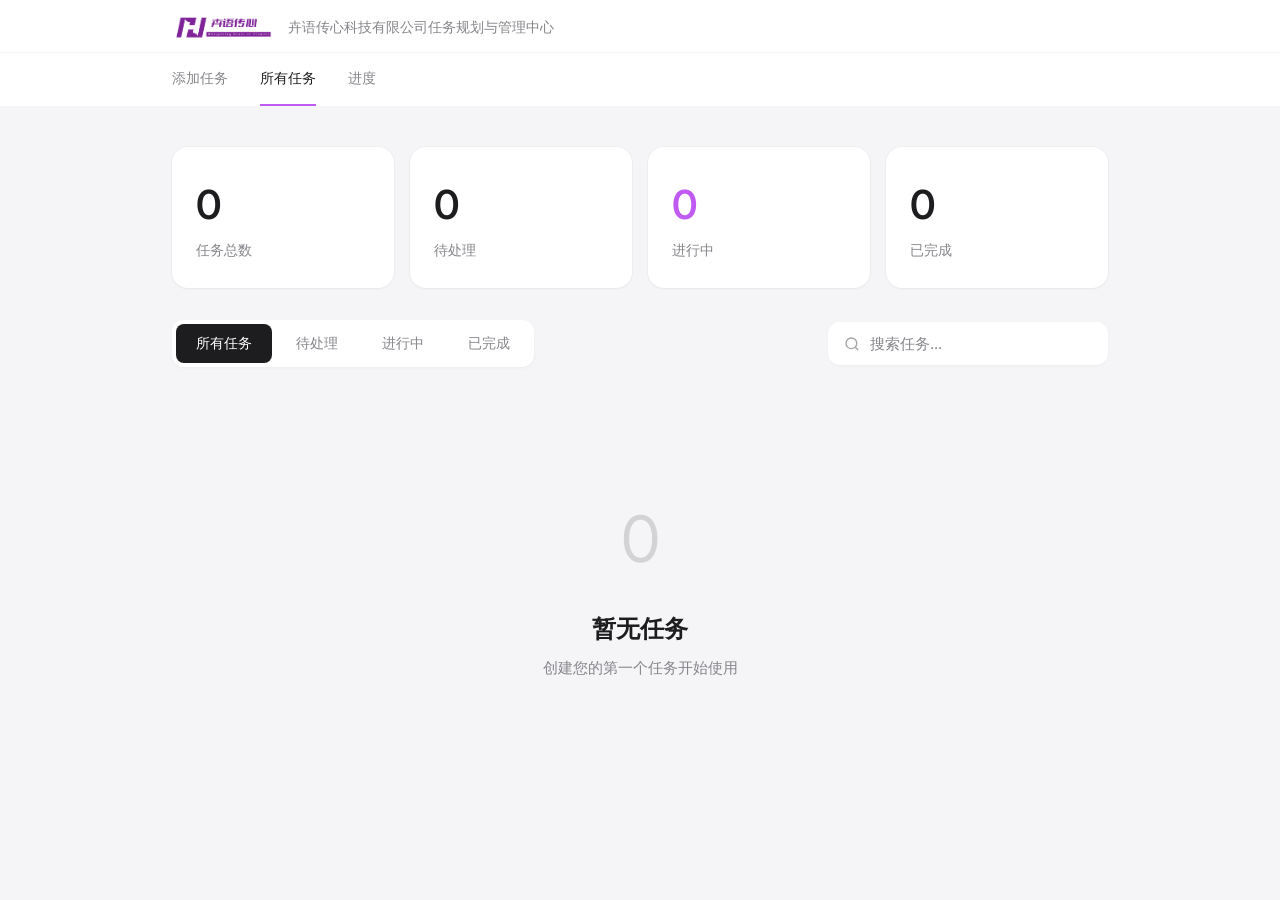
<file: rask/index.html>
<!DOCTYPE html>
<html lang="zh-CN">
<head>
    <meta charset="UTF-8">
    <meta name="viewport" content="width=device-width, initial-scale=1.0">
    <title>TaskFlow - 任务管理</title>
    <style>
        @import url('https://fonts.googleapis.com/css2?family=Inter:wght@300;400;500;600;700&display=swap');

        * {
            margin: 0;
            padding: 0;
            box-sizing: border-box;
        }

        :root {
            --black: #000000;
            --gray1: #1d1d1f;
            --gray2: #86868b;
            --gray3: #f5f5f7;
            --gray4: #fafafa;
            --white: #ffffff;
            --accent: #bf5af2;
            --accent-light: #e8d5f9;
            --blue: #0071e3;
            --success: #34c759;
            --warning: #ff9f0a;
            --danger: #ff3b30;
        }

        body {
            font-family: 'Inter', -apple-system, BlinkMacSystemFont, 'SF Pro Text', sans-serif;
            background: var(--gray3);
            min-height: 100vh;
            color: var(--gray1);
            line-height: 1.5;
            -webkit-font-smoothing: antialiased;
        }

        .header {
            background: var(--white);
            padding: 0;
            border-bottom: 1px solid rgba(0,0,0,0.04);
        }

        .header-content {
            max-width: 980px;
            margin: 0 auto;
            padding: 0 22px;
            display: flex;
            align-items: center;
            justify-content: space-between;
            height: 52px;
        }

        .header-left {
            display: flex;
            align-items: center;
            gap: 16px;
        }

        .logo {
            width: 100px;
            height: 36px;
            object-fit: contain;
        }

        .header-title {
            font-size: 14px;
            font-weight: 500;
            color: var(--gray2);
        }

        .header-right {
            display: flex;
            align-items: center;
            gap: 8px;
        }

        .user-avatar {
            width: 32px;
            height: 32px;
            border-radius: 50%;
            background: linear-gradient(135deg, var(--accent), #9b59b6);
        }

        .nav-tabs {
            background: var(--white);
            border-bottom: 1px solid rgba(0,0,0,0.04);
        }

        .nav-tabs-content {
            max-width: 980px;
            margin: 0 auto;
            padding: 0 22px;
            display: flex;
            gap: 32px;
        }

        .nav-tab {
            padding: 16px 0;
            border: none;
            background: transparent;
            font-size: 14px;
            font-weight: 500;
            cursor: pointer;
            color: var(--gray2);
            border-bottom: 2px solid transparent;
            transition: all 0.2s ease;
            font-family: inherit;
            position: relative;
        }

        .nav-tab:hover {
            color: var(--gray1);
        }

        .nav-tab.active {
            color: var(--gray1);
            border-bottom-color: var(--accent);
        }

        .main-container {
            max-width: 980px;
            margin: 0 auto;
            padding: 40px 22px;
        }

        .page {
            display: none;
            animation: fadeIn 0.3s ease;
        }

        .page.active {
            display: block;
        }

        @keyframes fadeIn {
            from { opacity: 0; }
            to { opacity: 1; }
        }

        .hero-title {
            font-size: 48px;
            font-weight: 600;
            letter-spacing: -0.02em;
            margin-bottom: 12px;
            color: var(--gray1);
        }

        .hero-subtitle {
            font-size: 21px;
            font-weight: 400;
            color: var(--gray2);
            margin-bottom: 40px;
        }

        .card {
            background: var(--white);
            border-radius: 20px;
            box-shadow: 0 1px 3px rgba(0,0,0,0.04), 0 0 0 1px rgba(0,0,0,0.02);
            overflow: hidden;
        }

        .form-card {
            padding: 40px;
        }

        .form-title {
            font-size: 28px;
            font-weight: 600;
            margin-bottom: 32px;
            letter-spacing: -0.02em;
        }

        .form-grid {
            display: grid;
            grid-template-columns: repeat(2, 1fr);
            gap: 24px;
        }

        .form-group {
            display: flex;
            flex-direction: column;
            gap: 10px;
        }

        .form-group.full-width {
            grid-column: 1 / -1;
        }

        .form-group label {
            font-size: 13px;
            font-weight: 500;
            color: var(--gray2);
            text-transform: uppercase;
            letter-spacing: 0.03em;
        }

        .form-group input,
        .form-group select,
        .form-group textarea {
            padding: 14px 16px;
            border: 1px solid rgba(0,0,0,0.08);
            border-radius: 10px;
            font-size: 16px;
            font-family: inherit;
            transition: all 0.2s ease;
            background: var(--white);
            color: var(--gray1);
        }

        .form-group input:hover,
        .form-group select:hover,
        .form-group textarea:hover {
            border-color: rgba(0,0,0,0.15);
        }

        .form-group input:focus,
        .form-group select:focus,
        .form-group textarea:focus {
            outline: none;
            border-color: var(--accent);
            box-shadow: 0 0 0 3px var(--accent-light);
        }

        .form-group textarea {
            resize: vertical;
            min-height: 100px;
        }

        select {
            appearance: none;
            background-image: url("data:image/svg+xml,%3Csvg xmlns='http://www.w3.org/2000/svg' width='12' height='12' viewBox='0 0 12 12'%3E%3Cpath fill='%2386868b' d='M6 8L1 3h10z'/%3E%3C/svg%3E");
            background-repeat: no-repeat;
            background-position: right 16px center;
            padding-right: 40px;
        }

        .btn-group {
            display: flex;
            gap: 12px;
            margin-top: 32px;
        }

        .btn {
            padding: 14px 24px;
            border: none;
            border-radius: 12px;
            font-size: 15px;
            font-weight: 500;
            cursor: pointer;
            transition: all 0.2s ease;
            font-family: inherit;
        }

        .btn-primary {
            background: var(--accent);
            color: white;
        }

        .btn-primary:hover {
            background: #a64dd8;
        }

        .btn-secondary {
            background: var(--gray3);
            color: var(--gray1);
        }

        .btn-secondary:hover {
            background: #e8e8ed;
        }

        .stats-section {
            display: grid;
            grid-template-columns: repeat(4, 1fr);
            gap: 16px;
            margin-bottom: 32px;
        }

        .stat-card {
            background: var(--white);
            border-radius: 16px;
            padding: 28px 24px;
            text-align: left;
            box-shadow: 0 1px 3px rgba(0,0,0,0.04), 0 0 0 1px rgba(0,0,0,0.02);
            transition: all 0.2s ease;
        }

        .stat-card:hover {
            transform: scale(1.02);
        }

        .stat-number {
            font-size: 40px;
            font-weight: 600;
            color: var(--gray1);
            margin-bottom: 4px;
            letter-spacing: -0.02em;
        }

        .stat-label {
            font-size: 14px;
            color: var(--gray2);
        }

        .stat-card.accent .stat-number {
            color: var(--accent);
        }

        .filter-section {
            display: flex;
            justify-content: space-between;
            align-items: center;
            margin-bottom: 24px;
        }

        .filter-tabs {
            display: flex;
            gap: 4px;
            background: var(--white);
            padding: 4px;
            border-radius: 12px;
            box-shadow: 0 1px 3px rgba(0,0,0,0.04);
        }

        .filter-tab {
            padding: 10px 20px;
            border: none;
            background: transparent;
            font-size: 14px;
            font-weight: 500;
            cursor: pointer;
            border-radius: 8px;
            transition: all 0.2s ease;
            color: var(--gray2);
            font-family: inherit;
        }

        .filter-tab.active {
            background: var(--gray1);
            color: var(--white);
        }

        .filter-tab:hover:not(.active) {
            color: var(--gray1);
        }

        .search-box {
            display: flex;
            align-items: center;
            gap: 10px;
            background: var(--white);
            padding: 12px 16px;
            border-radius: 12px;
            box-shadow: 0 1px 3px rgba(0,0,0,0.04);
            width: 280px;
        }

        .search-box input {
            border: none;
            background: transparent;
            font-size: 15px;
            width: 100%;
            font-family: inherit;
            color: var(--gray1);
        }

        .search-box input:focus {
            outline: none;
        }

        .search-box input::placeholder {
            color: var(--gray2);
        }

        .search-icon {
            width: 18px;
            height: 18px;
            opacity: 0.4;
        }

        .task-list {
            display: flex;
            flex-direction: column;
            gap: 12px;
        }

        .task-card {
            background: var(--white);
            border-radius: 16px;
            padding: 24px;
            box-shadow: 0 1px 3px rgba(0,0,0,0.04), 0 0 0 1px rgba(0,0,0,0.02);
            transition: all 0.2s ease;
            cursor: pointer;
            position: relative;
        }

        .task-card:hover {
            transform: scale(1.01);
            box-shadow: 0 4px 12px rgba(0,0,0,0.08);
        }

        .task-card::before {
            content: '';
            position: absolute;
            left: 0;
            top: 20px;
            bottom: 20px;
            width: 3px;
            border-radius: 2px;
            background: var(--accent);
            opacity: 0;
            transition: opacity 0.2s ease;
        }

        .task-card:hover::before {
            opacity: 1;
        }

        .task-card.priority-high::before {
            background: var(--danger);
            opacity: 1;
        }

        .task-card.priority-medium::before {
            background: var(--warning);
            opacity: 1;
        }

        .task-card.priority-low::before {
            background: var(--success);
            opacity: 1;
        }

        .task-header {
            display: flex;
            justify-content: space-between;
            align-items: flex-start;
            margin-bottom: 12px;
        }

        .task-title {
            font-size: 17px;
            font-weight: 600;
            color: var(--gray1);
            margin-bottom: 10px;
            letter-spacing: -0.01em;
        }

        .task-meta {
            display: flex;
            gap: 8px;
            flex-wrap: wrap;
        }

        .task-tag {
            padding: 5px 12px;
            border-radius: 6px;
            font-size: 12px;
            font-weight: 500;
            background: var(--gray3);
            color: var(--gray2);
        }

        .task-tag.category {
            background: var(--accent-light);
            color: var(--accent);
        }

        .task-tag.priority-high {
            background: rgba(255,59,48,0.1);
            color: var(--danger);
        }

        .task-tag.priority-medium {
            background: rgba(255,159,10,0.1);
            color: var(--warning);
        }

        .task-tag.priority-low {
            background: rgba(52,199,89,0.1);
            color: var(--success);
        }

        .task-tag.status-pending {
            background: rgba(255,159,10,0.1);
            color: var(--warning);
        }

        .task-tag.status-progress {
            background: rgba(52,199,89,0.1);
            color: var(--success);
        }

        .task-tag.status-completed {
            background: rgba(0,125,227,0.1);
            color: var(--blue);
        }

        .task-description {
            color: var(--gray2);
            font-size: 14px;
            line-height: 1.6;
            margin-bottom: 16px;
            display: -webkit-box;
            -webkit-line-clamp: 2;
            -webkit-box-orient: vertical;
            overflow: hidden;
        }

        .task-footer {
            display: flex;
            justify-content: space-between;
            align-items: center;
            padding-top: 16px;
            border-top: 1px solid rgba(0,0,0,0.04);
        }

        .task-deadline {
            font-size: 13px;
            color: var(--gray2);
        }

        .task-actions {
            display: flex;
            gap: 8px;
        }

        .task-action-btn {
            padding: 8px 14px;
            border: none;
            border-radius: 8px;
            font-size: 13px;
            font-weight: 500;
            cursor: pointer;
            transition: all 0.2s ease;
            font-family: inherit;
        }

        .task-action-btn.edit {
            background: var(--gray3);
            color: var(--gray1);
        }

        .task-action-btn.edit:hover {
            background: #e8e8ed;
        }

        .task-action-btn.delete {
            background: rgba(255,59,48,0.1);
            color: var(--danger);
        }

        .task-action-btn.delete:hover {
            background: rgba(255,59,48,0.15);
        }

        .empty-state {
            text-align: center;
            padding: 100px 20px;
            color: var(--gray2);
        }

        .empty-state-icon {
            font-size: 64px;
            margin-bottom: 24px;
            opacity: 0.3;
        }

        .empty-state h3 {
            font-size: 24px;
            margin-bottom: 10px;
            color: var(--gray1);
            font-weight: 600;
        }

        .empty-state p {
            font-size: 15px;
            max-width: 300px;
            margin: 0 auto;
        }

        .pagination {
            display: flex;
            justify-content: center;
            align-items: center;
            gap: 8px;
            margin-top: 32px;
            padding: 20px 0;
        }

        .pagination-btn {
            padding: 8px 14px;
            border: 1px solid rgba(0,0,0,0.08);
            border-radius: 8px;
            font-size: 14px;
            cursor: pointer;
            transition: all 0.2s ease;
            font-family: inherit;
            background: var(--white);
            color: var(--gray2);
            font-weight: 500;
        }

        .pagination-btn:hover:not(:disabled) {
            background: var(--accent);
            color: white;
            border-color: var(--accent);
        }

        .pagination-btn:disabled {
            opacity: 0.4;
            cursor: not-allowed;
        }

        .pagination-btn.active {
            background: var(--gray1);
            color: var(--white);
            border-color: var(--gray1);
        }

        .pagination-info {
            font-size: 14px;
            color: var(--gray2);
            margin: 0 12px;
        }

        .progress-section {
            background: var(--white);
            border-radius: 20px;
            padding: 40px;
            box-shadow: 0 1px 3px rgba(0,0,0,0.04), 0 0 0 1px rgba(0,0,0,0.02);
        }

        .progress-section-title {
            font-size: 24px;
            font-weight: 600;
            margin-bottom: 28px;
            letter-spacing: -0.02em;
        }

        .progress-card {
            background: var(--gray4);
            border-radius: 14px;
            padding: 20px;
            margin-bottom: 14px;
            transition: all 0.2s ease;
        }

        .progress-card:hover {
            background: var(--gray3);
        }

        .progress-card:last-child {
            margin-bottom: 0;
        }

        .progress-header {
            display: flex;
            justify-content: space-between;
            align-items: center;
            margin-bottom: 14px;
        }

        .progress-task-name {
            font-weight: 600;
            font-size: 15px;
            color: var(--gray1);
        }

        .progress-status-badge {
            padding: 4px 10px;
            border-radius: 6px;
            font-size: 12px;
            font-weight: 500;
        }

        .progress-status-badge.pending {
            background: rgba(255,159,10,0.1);
            color: var(--warning);
        }

        .progress-status-badge.progress {
            background: rgba(52,199,89,0.1);
            color: var(--success);
        }

        .progress-status-badge.completed {
            background: rgba(0,125,227,0.1);
            color: var(--blue);
        }

        .progress-bar-container {
            height: 6px;
            background: rgba(0,0,0,0.06);
            border-radius: 3px;
            overflow: hidden;
            margin-bottom: 14px;
        }

        .progress-bar-fill {
            height: 100%;
            background: var(--accent);
            border-radius: 3px;
            transition: width 0.3s ease;
        }

        .progress-bar-fill.completed {
            background: var(--success);
        }

        .progress-controls {
            display: flex;
            align-items: center;
            gap: 16px;
        }

        .progress-slider {
            flex: 1;
            height: 4px;
            -webkit-appearance: none;
            background: rgba(0,0,0,0.1);
            border-radius: 2px;
            outline: none;
        }

        .progress-slider::-webkit-slider-thumb {
            -webkit-appearance: none;
            width: 18px;
            height: 18px;
            background: var(--accent);
            border-radius: 50%;
            cursor: pointer;
            box-shadow: 0 2px 6px rgba(191,90,242,0.4);
            transition: transform 0.2s ease;
        }

        .progress-slider::-webkit-slider-thumb:hover {
            transform: scale(1.1);
        }

        .progress-value {
            min-width: 45px;
            text-align: right;
            font-weight: 600;
            font-size: 14px;
            color: var(--accent);
        }

        .progress-quick-btns {
            display: flex;
            gap: 6px;
        }

        .progress-quick-btn {
            padding: 6px 12px;
            border: 1px solid rgba(0,0,0,0.08);
            border-radius: 6px;
            font-size: 12px;
            cursor: pointer;
            transition: all 0.2s ease;
            font-family: inherit;
            background: var(--white);
            color: var(--gray2);
            font-weight: 500;
        }

        .progress-quick-btn:hover {
            background: var(--accent);
            color: white;
            border-color: var(--accent);
        }

        .modal-overlay {
            position: fixed;
            top: 0;
            left: 0;
            width: 100%;
            height: 100%;
            background: rgba(0,0,0,0.4);
            display: flex;
            align-items: center;
            justify-content: center;
            z-index: 1000;
            opacity: 0;
            visibility: hidden;
            transition: all 0.2s ease;
            backdrop-filter: blur(4px);
        }

        .modal-overlay.active {
            opacity: 1;
            visibility: visible;
        }

        .modal {
            background: var(--white);
            border-radius: 20px;
            padding: 36px;
            width: 90%;
            max-width: 520px;
            transform: scale(0.96);
            transition: transform 0.2s ease;
            box-shadow: 0 20px 40px rgba(0,0,0,0.15);
        }

        .modal-overlay.active .modal {
            transform: scale(1);
        }

        .modal-header {
            display: flex;
            justify-content: space-between;
            align-items: center;
            margin-bottom: 28px;
        }

        .modal-title {
            font-size: 22px;
            font-weight: 600;
            letter-spacing: -0.02em;
        }

        .modal-close {
            width: 32px;
            height: 32px;
            border: none;
            background: var(--gray3);
            border-radius: 50%;
            cursor: pointer;
            font-size: 18px;
            transition: all 0.2s ease;
            display: flex;
            align-items: center;
            justify-content: center;
            color: var(--gray2);
        }

        .modal-close:hover {
            background: var(--gray1);
            color: white;
        }

        .modal .form-group {
            margin-bottom: 18px;
        }

        .detail-modal {
            max-width: 540px;
        }

        .detail-content {
            margin-bottom: 28px;
        }

        .detail-row {
            display: flex;
            padding: 16px 0;
            border-bottom: 1px solid rgba(0,0,0,0.04);
        }

        .detail-row:last-child {
            border-bottom: none;
        }

        .detail-label {
            width: 100px;
            font-weight: 500;
            color: var(--gray2);
            font-size: 14px;
        }

        .detail-value {
            flex: 1;
            color: var(--gray1);
            font-size: 14px;
        }

        .detail-value.description {
            white-space: pre-wrap;
            line-height: 1.7;
            color: var(--gray2);
        }

        .detail-progress-bar {
            height: 6px;
            background: rgba(0,0,0,0.06);
            border-radius: 3px;
            overflow: hidden;
            margin-top: 10px;
        }

        .detail-progress-fill {
            height: 100%;
            background: var(--accent);
            border-radius: 3px;
        }

        @media (max-width: 768px) {
            .hero-title {
                font-size: 36px;
            }

            .hero-subtitle {
                font-size: 18px;
            }

            .stats-section {
                grid-template-columns: repeat(2, 1fr);
            }

            .form-grid {
                grid-template-columns: 1fr;
            }

            .filter-section {
                flex-direction: column;
                gap: 16px;
                align-items: stretch;
            }

            .search-box {
                width: 100%;
            }

            .task-footer {
                flex-direction: column;
                gap: 12px;
                align-items: flex-start;
            }

            .progress-controls {
                flex-direction: column;
            }

            .progress-quick-btns {
                width: 100%;
                justify-content: center;
            }
        }
    </style>
</head>
<body>
    <header class="header">
        <div class="header-content">
            <div class="header-left">
                <img src="彩色无背景.png" alt="Logo" class="logo">
                <span class="header-title">卉语传心科技有限公司任务规划与管理中心</span>
            </div>
            <div class="header-right">
            </div>
        </div>
    </header>

    <nav class="nav-tabs">
        <div class="nav-tabs-content">
            <button class="nav-tab" data-page="add">添加任务</button>
            <button class="nav-tab active" data-page="list">所有任务</button>
            <button class="nav-tab" data-page="progress">进度</button>
        </div>
    </nav>

    <main class="main-container">
        <div class="page" id="page-add">
            <h1 class="hero-title">添加任务</h1>
            <p class="hero-subtitle">向你的工作区添加一个新任务</p>

            <div class="card form-card">
                <h2 class="form-title">添加任务</h2>
                <form id="taskForm">
                    <div class="form-grid">
                        <div class="form-group full-width">
                            <label>任务名称</label>
                            <input type="text" id="taskName" placeholder="输入任务名称" required>
                        </div>
                        <div class="form-group">
                            <label>分类</label>
                            <select id="taskCategory">
                                <option value="Work">工作</option>
                                <option value="Todo">待办</option>
                                <option value="Project">项目</option>
                                <option value="Meeting">会议</option>
                                <option value="Personal">个人</option>
                            </select>
                        </div>
                        <div class="form-group">
                            <label>优先级</label>
                            <select id="taskPriority">
                                <option value="low">低</option>
                                <option value="medium" selected>中</option>
                                <option value="high">高</option>
                            </select>
                        </div>
                        <div class="form-group">
                            <label>截止日期</label>
                            <input type="date" id="taskDeadline">
                        </div>
                        <div class="form-group">
                            <label>状态</label>
                            <select id="taskStatus">
                                <option value="pending">待处理</option>
                                <option value="progress">进行中</option>
                                <option value="completed">已完成</option>
                            </select>
                        </div>
                        <div class="form-group full-width">
                            <label>描述</label>
                            <textarea id="taskDescription" placeholder="输入任务描述..."></textarea>
                        </div>
                    </div>
                    <div class="btn-group">
                        <button type="button" class="btn btn-secondary" onclick="clearForm()">重置</button>
                        <button type="submit" class="btn btn-primary">添加任务</button>
                    </div>
                </form>
            </div>
        </div>

        <div class="page active" id="page-list">
            <div class="stats-section">
                <div class="stat-card">
                    <div class="stat-number" id="totalTasks">0</div>
                    <div class="stat-label">任务总数</div>
                </div>
                <div class="stat-card">
                    <div class="stat-number" id="pendingTasks">0</div>
                    <div class="stat-label">待处理</div>
                </div>
                <div class="stat-card accent">
                    <div class="stat-number" id="progressTasks">0</div>
                    <div class="stat-label">进行中</div>
                </div>
                <div class="stat-card">
                    <div class="stat-number" id="completedTasks">0</div>
                    <div class="stat-label">已完成</div>
                </div>
            </div>

            <div class="filter-section">
                <div class="filter-tabs">
                    <button class="filter-tab active" data-filter="all">所有任务</button>
                    <button class="filter-tab" data-filter="pending">待处理</button>
                    <button class="filter-tab" data-filter="progress">进行中</button>
                    <button class="filter-tab" data-filter="completed">已完成</button>
                </div>
                <div class="search-box">
                    <svg class="search-icon" viewBox="0 0 24 24" fill="none" stroke="currentColor" stroke-width="2">
                        <circle cx="11" cy="11" r="8"/>
                        <line x1="21" y1="21" x2="16.65" y2="16.65"/>
                    </svg>
                    <input type="text" id="searchInput" placeholder="搜索任务...">
                </div>
            </div>

            <div class="task-list" id="taskList">
            </div>
            <div class="pagination" id="pagination">
            </div>
        </div>

        <div class="page" id="page-progress">
            <div class="stats-section">
                <div class="stat-card">
                    <div class="stat-number" id="progressTotalTasks">0</div>
                    <div class="stat-label">任务总数</div>
                </div>
                <div class="stat-card">
                    <div class="stat-number" id="progressPendingTasks">0</div>
                    <div class="stat-label">待处理</div>
                </div>
                <div class="stat-card accent">
                    <div class="stat-number" id="progressInProgressTasks">0</div>
                    <div class="stat-label">进行中</div>
                </div>
                <div class="stat-card">
                    <div class="stat-number" id="progressCompletedTasks">0</div>
                    <div class="stat-label">已完成</div>
                </div>
            </div>

            <div class="progress-section">
                <h3 class="progress-section-title">进度管理</h3>
                <div id="progressList">
                </div>
            </div>
        </div>
    </main>

    <div class="modal-overlay" id="detailModal">
        <div class="modal detail-modal">
            <div class="modal-header">
                <h3 class="modal-title">任务详情</h3>
                <button class="modal-close" onclick="closeDetailModal()">x</button>
            </div>
            <div class="detail-content" id="detailContent">
            </div>
            <div class="btn-group">
                <button type="button" class="btn btn-secondary" onclick="closeDetailModal()">关闭</button>
                <button type="button" class="btn btn-primary" id="detailEditBtn">编辑任务</button>
            </div>
        </div>
    </div>

    <div class="modal-overlay" id="editModal">
        <div class="modal">
            <div class="modal-header">
                <h3 class="modal-title">编辑任务</h3>
                <button class="modal-close" onclick="closeEditModal()">x</button>
            </div>
            <form id="editForm">
                <input type="hidden" id="editTaskId">
                <div class="form-group">
                    <label>任务名称</label>
                    <input type="text" id="editTaskName" required>
                </div>
                <div class="form-group">
                    <label>分类</label>
                    <select id="editTaskCategory">
                        <option value="Work">工作</option>
                        <option value="Todo">待办</option>
                        <option value="Project">项目</option>
                        <option value="Meeting">会议</option>
                        <option value="Personal">个人</option>
                    </select>
                </div>
                <div class="form-group">
                    <label>优先级</label>
                    <select id="editTaskPriority">
                        <option value="low">低</option>
                        <option value="medium">中</option>
                        <option value="high">高</option>
                    </select>
                </div>
                <div class="form-group">
                    <label>截止日期</label>
                    <input type="date" id="editTaskDeadline">
                </div>
                <div class="form-group">
                    <label>描述</label>
                    <textarea id="editTaskDescription"></textarea>
                </div>
                <div class="btn-group">
                    <button type="button" class="btn btn-secondary" onclick="closeEditModal()">取消</button>
                    <button type="submit" class="btn btn-primary">保存更改</button>
                </div>
            </form>
        </div>
    </div>

    <script>
        let tasks = JSON.parse(localStorage.getItem('huiyuTasks')) || [];
        let currentFilter = 'all';
        let currentPage = 1;
        const pageSize = 5;

        document.querySelectorAll('.nav-tab').forEach(tab => {
            tab.addEventListener('click', function() {
                document.querySelectorAll('.nav-tab').forEach(t => t.classList.remove('active'));
                this.classList.add('active');
                document.querySelectorAll('.page').forEach(p => p.classList.remove('active'));
                document.getElementById('page-' + this.dataset.page).classList.add('active');
            });
        });

        document.getElementById('taskForm').addEventListener('submit', function(e) {
            e.preventDefault();
            addTask();
        });

        document.getElementById('editForm').addEventListener('submit', function(e) {
            e.preventDefault();
            saveTask();
        });

        document.querySelectorAll('.filter-tab').forEach(tab => {
            tab.addEventListener('click', function() {
                document.querySelectorAll('.filter-tab').forEach(t => t.classList.remove('active'));
                this.classList.add('active');
                currentFilter = this.dataset.filter;
                currentPage = 1;
                renderTasks();
            });
        });

        document.getElementById('searchInput').addEventListener('input', function() {
            currentPage = 1;
            renderTasks();
        });

        function addTask() {
            const status = document.getElementById('taskStatus').value;
            let progress = 0;
            if (status === 'completed') {
                progress = 100;
            } else if (status === 'progress') {
                progress = 0;
            }

            const task = {
                id: Date.now(),
                name: document.getElementById('taskName').value,
                category: document.getElementById('taskCategory').value,
                priority: document.getElementById('taskPriority').value,
                deadline: document.getElementById('taskDeadline').value,
                status: status,
                description: document.getElementById('taskDescription').value,
                progress: progress,
                createdAt: new Date().toISOString()
            };

            tasks.push(task);
            saveTasks();
            updateAllStats();
            clearForm();
            alert('任务添加成功');
        }

        function deleteTask(id) {
            if (confirm('确定要删除这个任务吗？')) {
                tasks = tasks.filter(t => t.id !== id);
                saveTasks();
                renderTasks();
                renderProgressList();
                updateAllStats();
            }
        }

        function editTask(id) {
            const task = tasks.find(t => t.id === id);
            if (task) {
                document.getElementById('editTaskId').value = task.id;
                document.getElementById('editTaskName').value = task.name;
                document.getElementById('editTaskCategory').value = task.category;
                document.getElementById('editTaskPriority').value = task.priority;
                document.getElementById('editTaskDeadline').value = task.deadline;
                document.getElementById('editTaskDescription').value = task.description;
                document.getElementById('editModal').classList.add('active');
            }
        }

        function closeEditModal() {
            document.getElementById('editModal').classList.remove('active');
        }

        function showTaskDetail(id) {
            const task = tasks.find(t => t.id === id);
            if (!task) return;

            const createdDate = task.createdAt ? new Date(task.createdAt).toLocaleDateString('zh-CN') : '未知';

            document.getElementById('detailContent').innerHTML = `
                <div class="detail-row">
                    <span class="detail-label">名称</span>
                    <span class="detail-value">${task.name}</span>
                </div>
                <div class="detail-row">
                    <span class="detail-label">分类</span>
                    <span class="detail-value">${task.category}</span>
                </div>
                <div class="detail-row">
                    <span class="detail-label">优先级</span>
                    <span class="detail-value">${getPriorityText(task.priority)}</span>
                </div>
                <div class="detail-row">
                    <span class="detail-label">状态</span>
                    <span class="detail-value">${getStatusText(task.status)}</span>
                </div>
                <div class="detail-row">
                    <span class="detail-label">进度</span>
                    <span class="detail-value">
                        ${task.progress}%
                        <div class="detail-progress-bar">
                            <div class="detail-progress-fill" style="width: ${task.progress}%"></div>
                        </div>
                    </span>
                </div>
                <div class="detail-row">
                    <span class="detail-label">截止日期</span>
                    <span class="detail-value">${task.deadline || '未设置'}</span>
                </div>
                <div class="detail-row">
                    <span class="detail-label">创建时间</span>
                    <span class="detail-value">${createdDate}</span>
                </div>
                <div class="detail-row">
                    <span class="detail-label">描述</span>
                    <span class="detail-value description">${task.description || '无描述'}</span>
                </div>
            `;

            document.getElementById('detailEditBtn').onclick = function() {
                closeDetailModal();
                editTask(id);
            };

            document.getElementById('detailModal').classList.add('active');
        }

        function closeDetailModal() {
            document.getElementById('detailModal').classList.remove('active');
        }

        function saveTask() {
            const id = parseInt(document.getElementById('editTaskId').value);
            const taskIndex = tasks.findIndex(t => t.id === id);
            if (taskIndex !== -1) {
                tasks[taskIndex].name = document.getElementById('editTaskName').value;
                tasks[taskIndex].category = document.getElementById('editTaskCategory').value;
                tasks[taskIndex].priority = document.getElementById('editTaskPriority').value;
                tasks[taskIndex].deadline = document.getElementById('editTaskDeadline').value;
                tasks[taskIndex].description = document.getElementById('editTaskDescription').value;
                saveTasks();
                renderTasks();
                renderProgressList();
                updateAllStats();
                closeEditModal();
            }
        }

        function updateProgress(id, progress) {
            const task = tasks.find(t => t.id === id);
            if (task) {
                task.progress = parseInt(progress);
                if (task.progress === 100) {
                    task.status = 'completed';
                } else if (task.progress > 0) {
                    task.status = 'progress';
                } else {
                    task.status = 'pending';
                }
                saveTasks();
                renderTasks();
                renderProgressList();
                updateAllStats();
            }
        }

        function renderTasks() {
            const taskList = document.getElementById('taskList');
            const searchTerm = document.getElementById('searchInput').value.toLowerCase();

            let filteredTasks = tasks.filter(task => {
                const matchesFilter = currentFilter === 'all' || task.status === currentFilter;
                const matchesSearch = task.name.toLowerCase().includes(searchTerm) ||
                                     task.description.toLowerCase().includes(searchTerm) ||
                                     task.category.toLowerCase().includes(searchTerm);
                return matchesFilter && matchesSearch;
            });

            if (filteredTasks.length === 0) {
                taskList.innerHTML = `
                    <div class="empty-state">
                        <div class="empty-state-icon">0</div>
                        <h3>暂无任务</h3>
                        <p>创建您的第一个任务开始使用</p>
                    </div>
                `;
                document.getElementById('pagination').innerHTML = '';
                return;
            }

            filteredTasks.sort((a, b) => {
                const priorityOrder = { high: 0, medium: 1, low: 2 };
                return priorityOrder[a.priority] - priorityOrder[b.priority];
            });

            const totalPages = Math.ceil(filteredTasks.length / pageSize);
            if (currentPage > totalPages) currentPage = totalPages;
            if (currentPage < 1) currentPage = 1;

            const startIndex = (currentPage - 1) * pageSize;
            const endIndex = startIndex + pageSize;
            const paginatedTasks = filteredTasks.slice(startIndex, endIndex);

            taskList.innerHTML = paginatedTasks.map(task => `
                <div class="task-card priority-${task.priority}" onclick="showTaskDetail(${task.id})">
                    <div class="task-header">
                        <div>
                            <div class="task-title">${task.name}</div>
                            <div class="task-meta">
                                <span class="task-tag category">${task.category}</span>
                                <span class="task-tag priority-${task.priority}">${getPriorityText(task.priority)}</span>
                                <span class="task-tag status-${task.status}">${getStatusText(task.status)}</span>
                            </div>
                        </div>
                    </div>
                    <div class="task-description">${task.description || '无描述'}</div>
                    <div class="task-footer">
                        <div class="task-deadline">${task.deadline ? task.deadline : '无截止日期'}</div>
                        <div class="task-actions" onclick="event.stopPropagation();">
                            <button class="task-action-btn edit" onclick="editTask(${task.id})">编辑</button>
                            <button class="task-action-btn delete" onclick="deleteTask(${task.id})">删除</button>
                        </div>
                    </div>
                </div>
            `).join('');

            renderPagination(totalPages, filteredTasks.length);
        }

        function renderPagination(totalPages, totalTasks) {
            const pagination = document.getElementById('pagination');

            if (totalPages <= 1) {
                pagination.innerHTML = '';
                return;
            }

            let html = '';

            html += `<button class="pagination-btn" onclick="goToPage(${currentPage - 1})" ${currentPage === 1 ? 'disabled' : ''}>上一页</button>`;

            for (let i = 1; i <= totalPages; i++) {
                if (i === 1 || i === totalPages || (i >= currentPage - 1 && i <= currentPage + 1)) {
                    html += `<button class="pagination-btn ${i === currentPage ? 'active' : ''}" onclick="goToPage(${i})">${i}</button>`;
                } else if (i === currentPage - 2 || i === currentPage + 2) {
                    html += `<span class="pagination-info">...</span>`;
                }
            }

            html += `<button class="pagination-btn" onclick="goToPage(${currentPage + 1})" ${currentPage === totalPages ? 'disabled' : ''}>下一页</button>`;

            pagination.innerHTML = html;
        }

        function goToPage(page) {
            currentPage = page;
            renderTasks();
        }

        function renderProgressList() {
            const progressList = document.getElementById('progressList');

            if (tasks.length === 0) {
                progressList.innerHTML = `
                    <div class="empty-state">
                        <div class="empty-state-icon">0</div>
                        <h3>No Tasks</h3>
                        <p>Create tasks to track progress here</p>
                    </div>
                `;
                return;
            }

            tasks.sort((a, b) => {
                const priorityOrder = { high: 0, medium: 1, low: 2 };
                if (priorityOrder[a.priority] !== priorityOrder[b.priority]) {
                    return priorityOrder[a.priority] - priorityOrder[b.priority];
                }
                return a.progress - b.progress;
            });

            progressList.innerHTML = tasks.map(task => `
                <div class="progress-card">
                    <div class="progress-header">
                        <span class="progress-task-name">${task.name}</span>
                        <span class="progress-status-badge ${task.status}">${getStatusText(task.status)}</span>
                    </div>
                    <div class="progress-bar-container">
                        <div class="progress-bar-fill ${task.status === 'completed' ? 'completed' : ''}" 
                             style="width: ${task.progress}%"></div>
                    </div>
                    <div class="progress-controls">
                        <input type="range" class="progress-slider" 
                               value="${task.progress}" 
                               min="0" max="100" 
                               onchange="updateProgress(${task.id}, this.value)">
                        <span class="progress-value">${task.progress}%</span>
                        <div class="progress-quick-btns">
                            <button class="progress-quick-btn" onclick="updateProgress(${task.id}, 0)">0%</button>
                            <button class="progress-quick-btn" onclick="updateProgress(${task.id}, 50)">50%</button>
                            <button class="progress-quick-btn" onclick="updateProgress(${task.id}, 100)">100%</button>
                        </div>
                    </div>
                </div>
            `).join('');
        }

        function updateAllStats() {
            document.getElementById('totalTasks').textContent = tasks.length;
            document.getElementById('pendingTasks').textContent = tasks.filter(t => t.status === 'pending').length;
            document.getElementById('progressTasks').textContent = tasks.filter(t => t.status === 'progress').length;
            document.getElementById('completedTasks').textContent = tasks.filter(t => t.status === 'completed').length;

            document.getElementById('progressTotalTasks').textContent = tasks.length;
            document.getElementById('progressPendingTasks').textContent = tasks.filter(t => t.status === 'pending').length;
            document.getElementById('progressInProgressTasks').textContent = tasks.filter(t => t.status === 'progress').length;
            document.getElementById('progressCompletedTasks').textContent = tasks.filter(t => t.status === 'completed').length;
        }

        function clearForm() {
            document.getElementById('taskForm').reset();
        }

        function saveTasks() {
            localStorage.setItem('huiyuTasks', JSON.stringify(tasks));
        }

        function getPriorityText(priority) {
            const map = { high: '高', medium: '中', low: '低' };
            return map[priority] || priority;
        }

        function getStatusText(status) {
            const map = { pending: '待处理', progress: '进行中', completed: '已完成' };
            return map[status] || status;
        }

        document.getElementById('editModal').addEventListener('click', function(e) {
            if (e.target === this) {
                closeEditModal();
            }
        });

        document.getElementById('detailModal').addEventListener('click', function(e) {
            if (e.target === this) {
                closeDetailModal();
            }
        });

        renderTasks();
        renderProgressList();
        updateAllStats();
    </script>
</body>
</html>
</file>
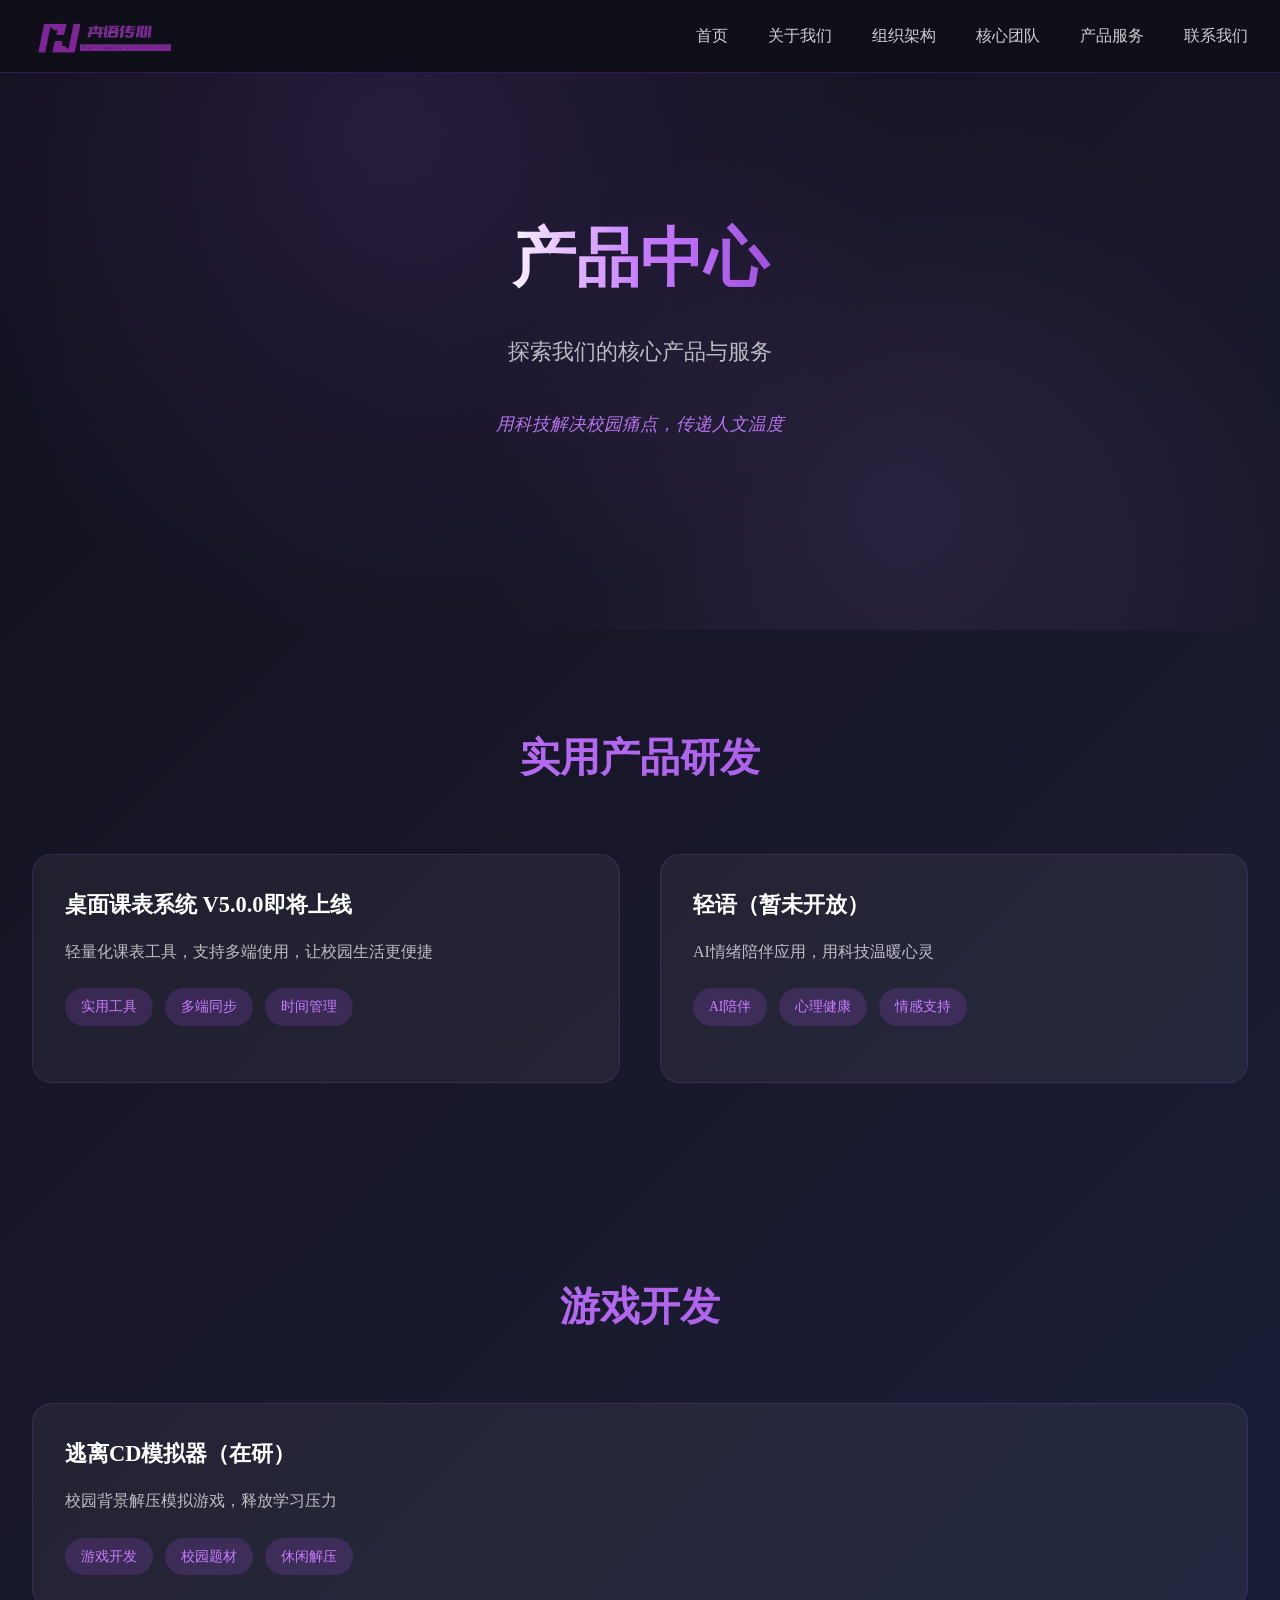
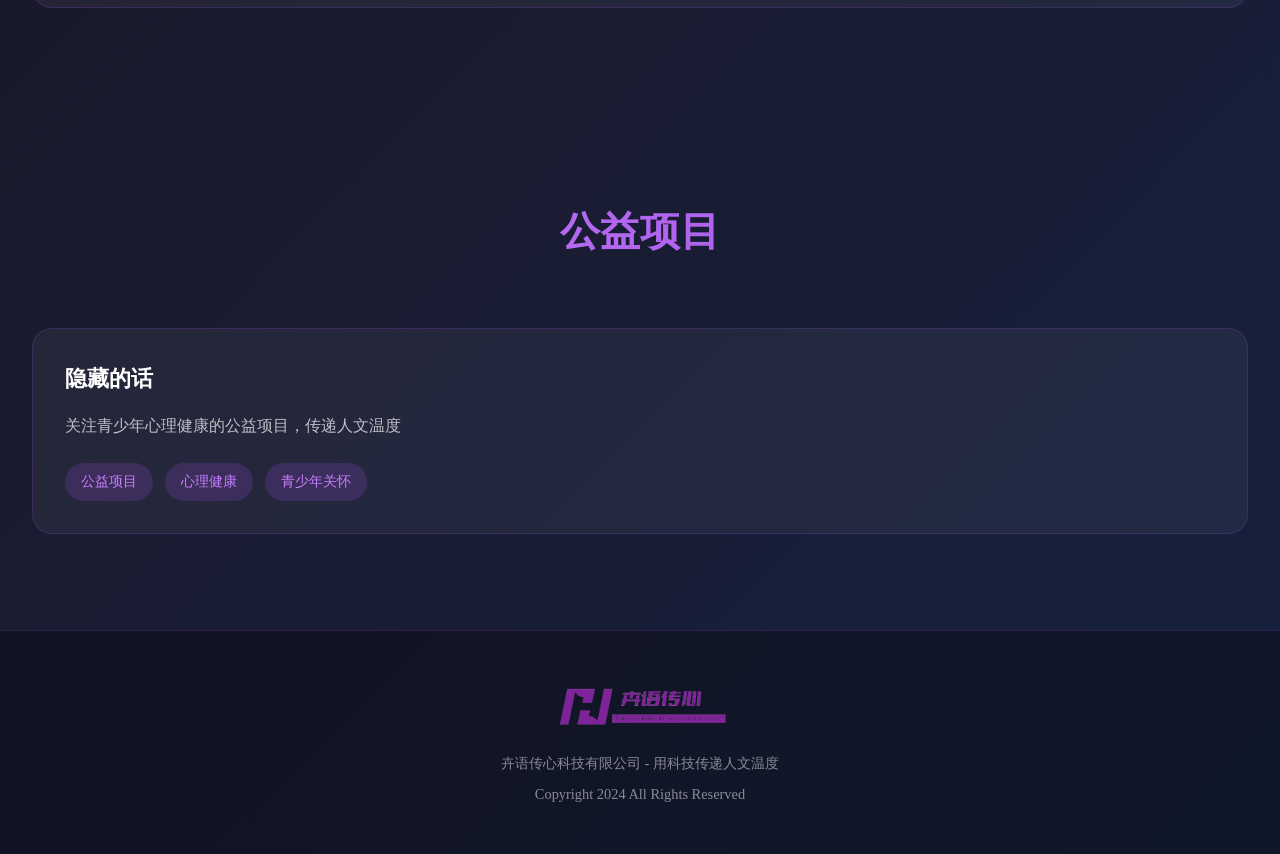
<file: products.html>
<!DOCTYPE html>
<html lang="zh-CN">
<head>
    <meta charset="UTF-8">
    <meta name="viewport" content="width=device-width, initial-scale=1.0">
    <title>产品中心 - 卉语传心科技有限公司</title>
    <link rel="stylesheet" href="styles.css">
</head>
<body>
    <nav>
        <div class="nav-container">
            <div class="logo">
                <img src="LOGO_long.png" alt="卉语传心科技">
            </div>
            <div class="nav-links">
                <a href="index.html#home">首页</a>
                <a href="index.html#about">关于我们</a>
                <a href="index.html#org">组织架构</a>
                <a href="index.html#team">核心团队</a>
                <a href="products.html">产品服务</a>
                <a href="index.html#contact">联系我们</a>
            </div>
        </div>
    </nav>

    <section class="hero" style="min-height: 70vh;">
        <div class="hero-content">
            <h1 class="hero-title">产品中心</h1>
            <p class="hero-subtitle">探索我们的核心产品与服务</p>
            <p class="hero-motto">用科技解决校园痛点，传递人文温度</p>
        </div>
    </section>

    <section class="section">
        <h2 class="section-title">实用产品研发</h2>
        <div class="products-grid">
            <div class="product-card" data-product="schedule">
                <div class="product-content">
                    <div class="product-title">桌面课表系统 V5.0.0即将上线</div>
                    <div class="product-desc">轻量化课表工具，支持多端使用，让校园生活更便捷</div>
                    <div class="product-tags">
                        <span class="product-tag">实用工具</span>
                        <span class="product-tag">多端同步</span>
                        <span class="product-tag">时间管理</span>
                    </div>
                    <div class="product-actions">
                    </div>
                </div>
            </div>
            <div class="product-card" data-product="whisper">
                <div class="product-content">
                    <div class="product-title">轻语（暂未开放）</div>
                    <div class="product-desc">AI情绪陪伴应用，用科技温暖心灵</div>
                    <div class="product-tags">
                        <span class="product-tag">AI陪伴</span>
                        <span class="product-tag">心理健康</span>
                        <span class="product-tag">情感支持</span>
                    </div>
                </div>
            </div>
        </div>
    </section>

    <section class="section">
        <h2 class="section-title">游戏开发</h2>
        <div class="products-grid">
            <div class="product-card" data-product="game">
                <div class="product-content">
                    <div class="product-title">逃离CD模拟器（在研）</div>
                    <div class="product-desc">校园背景解压模拟游戏，释放学习压力</div>
                    <div class="product-tags">
                        <span class="product-tag">游戏开发</span>
                        <span class="product-tag">校园题材</span>
                        <span class="product-tag">休闲解压</span>
                    </div>
                </div>
            </div>
        </div>
    </section>

    <section class="section">
        <h2 class="section-title">公益项目</h2>
        <div class="products-grid">
            <div class="product-card" data-product="hidden">
                <div class="product-content">
                    <div class="product-title">隐藏的话</div>
                    <div class="product-desc">关注青少年心理健康的公益项目，传递人文温度</div>
                    <div class="product-tags">
                        <span class="product-tag">公益项目</span>
                        <span class="product-tag">心理健康</span>
                        <span class="product-tag">青少年关怀</span>
                    </div>
                </div>
            </div>
        </div>
    </section>

    <div id="modal-overlay" class="modal-overlay"></div>
    <div id="product-modal" class="modal">
        <div class="modal-header">
            <h3 id="modal-title" class="modal-title"></h3>
            <button id="modal-close" class="modal-close">×</button>
        </div>
        <div class="modal-body">
            <div id="modal-content"></div>
        </div>
    </div>

    <footer>
        <img src="LOGO_long.png" alt="卉语传心科技" class="footer-logo">
        <p class="footer-text">卉语传心科技有限公司 - 用科技传递人文温度</p>
        <p class="footer-text" style="margin-top: 0.5rem;">Copyright 2024 All Rights Reserved</p>
    </footer>

    <script src="script.js"></script>
</body>
</html>
</file>
<file: styles.css>
* {
    margin: 0;
    padding: 0;
    box-sizing: border-box;
}

html {
    scroll-behavior: smooth;
}

@import url('https://fonts.googleapis.com/css2?family=Cormorant+Garamond:ital,wght@0,400;0,500;0,600;0,700;1,400&family=Noto+Serif+SC:wght@400;500;600;700&display=swap');

body {
    font-family: 'Noto Serif SC', 'Cormorant Garamond', 'SimSun', 'Songti SC', serif;
    background: linear-gradient(135deg, #0f0f1a 0%, #1a1a2e 50%, #16213e 100%);
    color: #ffffff;
    line-height: 1.6;
    min-height: 100vh;
}

nav {
    position: fixed;
    top: 0;
    left: 0;
    right: 0;
    z-index: 1000;
    background: rgba(15, 15, 26, 0.95);
    backdrop-filter: blur(20px);
    border-bottom: 1px solid rgba(138, 43, 226, 0.3);
}

.nav-container {
    max-width: 1400px;
    margin: 0 auto;
    padding: 1rem 2rem;
    display: flex;
    justify-content: space-between;
    align-items: center;
}

.logo {
    display: flex;
    align-items: center;
    gap: 1rem;
}

.logo img {
    height: 40px;
}

.logo-text {
    font-size: 1.5rem;
    font-weight: 600;
    background: linear-gradient(90deg, #9d4edd, #c77dff);
    -webkit-background-clip: text;
    -webkit-text-fill-color: transparent;
    background-clip: text;
}

.nav-links {
    display: flex;
    gap: 2.5rem;
}

.nav-links a {
    text-decoration: none;
    color: rgba(255, 255, 255, 0.8);
    font-weight: 500;
    transition: all 0.3s ease;
    position: relative;
}

.nav-links a:hover {
    color: #c77dff;
}

.nav-links a::after {
    content: '';
    position: absolute;
    bottom: -5px;
    left: 0;
    width: 0;
    height: 2px;
    background: linear-gradient(90deg, #9d4edd, #c77dff);
    transition: width 0.3s ease;
}

.nav-links a:hover::after {
    width: 100%;
}

.hero {
    min-height: 100vh;
    display: flex;
    flex-direction: column;
    justify-content: center;
    align-items: center;
    padding: 8rem 2rem 4rem;
    position: relative;
    overflow: hidden;
}

.hero::before {
    content: '';
    position: absolute;
    top: 0;
    left: 0;
    right: 0;
    bottom: 0;
    background: radial-gradient(circle at 30% 20%, rgba(157, 78, 221, 0.15) 0%, transparent 50%),
                radial-gradient(circle at 70% 80%, rgba(199, 125, 255, 0.1) 0%, transparent 40%);
}

.hero-content {
    position: relative;
    z-index: 1;
    text-align: center;
    max-width: 900px;
}

.hero-logo {
    width: 200px;
    margin-bottom: 2rem;
    animation: fadeInUp 1s ease-out;
}

.hero-title {
    font-size: 4rem;
    font-weight: 700;
    margin-bottom: 1.5rem;
    background: linear-gradient(90deg, #ffffff 0%, #c77dff 50%, #9d4edd 100%);
    -webkit-background-clip: text;
    -webkit-text-fill-color: transparent;
    background-clip: text;
    animation: fadeInUp 1s ease-out 0.2s both;
}

.hero-subtitle {
    font-size: 1.4rem;
    color: rgba(255, 255, 255, 0.7);
    margin-bottom: 2.5rem;
    animation: fadeInUp 1s ease-out 0.4s both;
}

.hero-motto {
    font-size: 1.1rem;
    color: rgba(199, 125, 255, 0.9);
    font-style: italic;
    margin-bottom: 3rem;
    animation: fadeInUp 1s ease-out 0.6s both;
}

.btn {
    display: inline-block;
    padding: 1rem 3rem;
    background: linear-gradient(90deg, #9d4edd, #c77dff);
    color: white;
    text-decoration: none;
    border-radius: 50px;
    font-weight: 600;
    transition: all 0.3s ease;
    animation: fadeInUp 1s ease-out 0.8s both;
    border: none;
    cursor: pointer;
    font-size: 1rem;
}

.btn:hover {
    transform: translateY(-3px);
    box-shadow: 0 10px 40px rgba(157, 78, 221, 0.4);
}

.btn-secondary {
    background: transparent;
    border: 2px solid rgba(199, 125, 255, 0.5);
    color: #c77dff;
    margin-left: 1rem;
}

.btn-secondary:hover {
    background: rgba(199, 125, 255, 0.1);
    border-color: #c77dff;
}

@keyframes fadeInUp {
    from {
        opacity: 0;
        transform: translateY(30px);
    }
    to {
        opacity: 1;
        transform: translateY(0);
    }
}

.section {
    padding: 6rem 2rem;
    max-width: 1400px;
    margin: 0 auto;
}

.section-title {
    font-size: 2.5rem;
    font-weight: 600;
    text-align: center;
    margin-bottom: 4rem;
    background: linear-gradient(90deg, #c77dff, #9d4edd);
    -webkit-background-clip: text;
    -webkit-text-fill-color: transparent;
    background-clip: text;
}

.about-content {
    display: grid;
    grid-template-columns: 1fr 1fr;
    gap: 4rem;
    align-items: center;
}

.about-text {
    font-size: 1.1rem;
    color: rgba(255, 255, 255, 0.8);
    line-height: 1.8;
}

.about-text p {
    margin-bottom: 1.5rem;
}

.highlight {
    color: #c77dff;
    font-weight: 600;
}

.stats {
    display: grid;
    grid-template-columns: repeat(4, 1fr);
    gap: 2rem;
    margin-top: 4rem;
}

.stat-card {
    text-align: center;
    padding: 2rem;
    background: rgba(157, 78, 221, 0.1);
    border-radius: 16px;
    border: 1px solid rgba(157, 78, 221, 0.2);
    transition: all 0.3s ease;
}

.stat-card:hover {
    transform: translateY(-5px);
    box-shadow: 0 15px 40px rgba(157, 78, 221, 0.2);
}

.stat-number {
    font-size: 3rem;
    font-weight: 700;
    background: linear-gradient(90deg, #c77dff, #9d4edd);
    -webkit-background-clip: text;
    -webkit-text-fill-color: transparent;
    background-clip: text;
    margin-bottom: 0.5rem;
}

.stat-label {
    color: rgba(255, 255, 255, 0.7);
    font-size: 0.95rem;
}

.org-chart {
    display: grid;
    grid-template-columns: repeat(2, 1fr);
    gap: 2rem;
}

.org-card {
    background: rgba(255, 255, 255, 0.05);
    border-radius: 12px;
    padding: 2rem;
    border: 1px solid rgba(157, 78, 221, 0.2);
    transition: all 0.3s ease;
}

.org-card:hover {
    background: rgba(157, 78, 221, 0.1);
    border-color: rgba(157, 78, 221, 0.4);
}

.org-title {
    font-size: 1.2rem;
    font-weight: 600;
    color: #c77dff;
    margin-bottom: 1rem;
}

.org-desc {
    color: rgba(255, 255, 255, 0.7);
    font-size: 0.95rem;
}

.team-grid {
    display: grid;
    grid-template-columns: repeat(auto-fit, minmax(250px, 1fr));
    gap: 2rem;
}

.team-card {
    background: rgba(255, 255, 255, 0.05);
    border-radius: 16px;
    padding: 2rem;
    text-align: center;
    border: 1px solid rgba(157, 78, 221, 0.2);
    transition: all 0.3s ease;
}

.team-card:hover {
    transform: translateY(-5px);
    box-shadow: 0 15px 40px rgba(157, 78, 221, 0.2);
}

.team-avatar {
    width: 100px;
    height: 100px;
    border-radius: 50%;
    background: linear-gradient(135deg, #9d4edd, #c77dff);
    margin: 0 auto 1.5rem;
    display: flex;
    align-items: center;
    justify-content: center;
    font-size: 2rem;
    font-weight: 600;
}

.team-photo {
    width: 100px;
    height: 100px;
    border-radius: 50%;
    margin: 0 auto 1.5rem;
    object-fit: cover;
    border: 2px solid rgba(199, 125, 255, 0.5);
}

.team-name {
    font-size: 1.2rem;
    font-weight: 600;
    margin-bottom: 0.5rem;
}

.team-title {
    color: #c77dff;
    font-size: 0.95rem;
    margin-bottom: 1rem;
}

.team-desc {
    color: rgba(255, 255, 255, 0.6);
    font-size: 0.9rem;
}

.team-vertical {
    display: flex;
    flex-direction: column;
    gap: 2rem;
}

.team-profile {
    display: flex;
    gap: 3rem;
    background: rgba(255, 255, 255, 0.05);
    border-radius: 20px;
    padding: 2.5rem;
    border: 1px solid rgba(157, 78, 221, 0.2);
    transition: all 0.3s ease;
    align-items: center;
}

.team-profile:hover {
    background: rgba(157, 78, 221, 0.1);
    border-color: rgba(157, 78, 221, 0.4);
    transform: translateX(10px);
}

.team-photo-large {
    width: 140px;
    height: 180px;
    border-radius: 12px;
    object-fit: cover;
    border: 3px solid rgba(199, 125, 255, 0.5);
    flex-shrink: 0;
}

.team-avatar-large {
    width: 140px;
    height: 180px;
    border-radius: 12px;
    background: linear-gradient(135deg, #9d4edd, #c77dff);
    display: flex;
    align-items: center;
    justify-content: center;
    font-size: 3rem;
    font-weight: 600;
    flex-shrink: 0;
}

.team-info {
    flex: 1;
    min-width: 0;
}

.team-name-large {
    font-size: 1.6rem;
    font-weight: 700;
    margin-bottom: 0.75rem;
    background: linear-gradient(90deg, #ffffff, #c77dff);
    -webkit-background-clip: text;
    -webkit-text-fill-color: transparent;
    background-clip: text;
}

.team-title-large {
    color: #c77dff;
    font-size: 1.1rem;
    font-weight: 600;
    margin-bottom: 1rem;
}

.team-bio {
    color: rgba(255, 255, 255, 0.8);
    font-size: 1rem;
    line-height: 1.8;
    text-align: justify;
}

.products-grid {
    display: grid;
    grid-template-columns: repeat(auto-fit, minmax(300px, 1fr));
    gap: 2.5rem;
}

.product-card {
    background: rgba(255, 255, 255, 0.05);
    border-radius: 20px;
    overflow: hidden;
    border: 1px solid rgba(157, 78, 221, 0.2);
    transition: all 0.3s ease;
}

.product-card:hover {
    transform: translateY(-8px);
    box-shadow: 0 20px 50px rgba(157, 78, 221, 0.25);
    border-color: rgba(157, 78, 221, 0.5);
}

.product-content {
    padding: 2rem;
}

.product-title {
    font-size: 1.4rem;
    font-weight: 600;
    margin-bottom: 1rem;
}

.product-desc {
    color: rgba(255, 255, 255, 0.7);
    margin-bottom: 1.5rem;
}

.product-tags {
    display: flex;
    flex-wrap: wrap;
    gap: 0.75rem;
}

.product-tag {
    padding: 0.5rem 1rem;
    background: rgba(157, 78, 221, 0.2);
    border-radius: 20px;
    font-size: 0.85rem;
    color: #c77dff;
}

.product-actions {
    margin-top: 1.5rem;
}

.download-btn {
    display: inline-block;
    padding: 0.75rem 1.5rem;
    background: linear-gradient(90deg, #9d4edd, #c77dff);
    color: white;
    text-decoration: none;
    border-radius: 8px;
    font-weight: 600;
    font-size: 0.95rem;
    transition: all 0.3s ease;
}

.download-btn:hover {
    transform: translateY(-2px);
    box-shadow: 0 8px 25px rgba(157, 78, 221, 0.4);
}

.product-card {
    cursor: pointer;
}

.modal-overlay {
    display: none;
    position: fixed;
    top: 0;
    left: 0;
    right: 0;
    bottom: 0;
    background: rgba(0, 0, 0, 0.7);
    backdrop-filter: blur(5px);
    z-index: 2000;
    transition: opacity 0.3s ease;
}

.modal-overlay.active {
    display: block;
    opacity: 1;
}

.modal {
    display: none;
    position: fixed;
    top: 50%;
    left: 50%;
    transform: translate(-50%, -50%);
    background: linear-gradient(135deg, #1a1a2e 0%, #16213e 100%);
    border-radius: 20px;
    width: 90%;
    max-width: 600px;
    max-height: 80vh;
    overflow-y: auto;
    z-index: 2001;
    border: 1px solid rgba(157, 78, 221, 0.3);
    box-shadow: 0 20px 60px rgba(0, 0, 0, 0.5);
    animation: modalFadeIn 0.3s ease;
}

@keyframes modalFadeIn {
    from {
        opacity: 0;
        transform: translate(-50%, -45%);
    }
    to {
        opacity: 1;
        transform: translate(-50%, -50%);
    }
}

.modal.active {
    display: block;
}

.modal-header {
    display: flex;
    justify-content: space-between;
    align-items: center;
    padding: 1.5rem 2rem;
    border-bottom: 1px solid rgba(157, 78, 221, 0.2);
}

.modal-title {
    font-size: 1.5rem;
    font-weight: 600;
    background: linear-gradient(90deg, #c77dff, #9d4edd);
    -webkit-background-clip: text;
    -webkit-text-fill-color: transparent;
    background-clip: text;
}

.modal-close {
    background: none;
    border: none;
    color: rgba(255, 255, 255, 0.7);
    font-size: 2rem;
    cursor: pointer;
    transition: color 0.3s ease;
    line-height: 1;
}

.modal-close:hover {
    color: #c77dff;
}

.modal-body {
    padding: 2rem;
}

.modal-content {
    color: rgba(255, 255, 255, 0.8);
    line-height: 1.8;
}

.modal-content h4 {
    color: #c77dff;
    margin-top: 1.5rem;
    margin-bottom: 0.75rem;
    font-size: 1.1rem;
}

.modal-content h4:first-child {
    margin-top: 0;
}

.modal-content p {
    margin-bottom: 1rem;
}

.modal-features {
    display: grid;
    grid-template-columns: repeat(2, 1fr);
    gap: 1rem;
    margin-top: 1.5rem;
}

.modal-feature {
    background: rgba(157, 78, 221, 0.1);
    padding: 1rem;
    border-radius: 12px;
}

.modal-feature-title {
    color: #c77dff;
    font-weight: 600;
    margin-bottom: 0.5rem;
}

.modal-feature-desc {
    color: rgba(255, 255, 255, 0.7);
    font-size: 0.9rem;
}

.contact-section {
    text-align: center;
}

.contact-content {
    max-width: 600px;
    margin: 0 auto;
}

.contact-info {
    margin-top: 3rem;
    display: flex;
    justify-content: center;
    gap: 3rem;
}

.contact-item {
    text-align: center;
}

.contact-icon {
    font-size: 2rem;
    color: #c77dff;
    margin-bottom: 0.5rem;
}

.contact-text {
    color: rgba(255, 255, 255, 0.7);
    font-size: 0.95rem;
}

footer {
    background: rgba(0, 0, 0, 0.3);
    padding: 3rem 2rem;
    text-align: center;
    border-top: 1px solid rgba(157, 78, 221, 0.2);
}

.footer-logo {
    height: 50px;
    margin-bottom: 1rem;
}

.footer-text {
    color: rgba(255, 255, 255, 0.5);
    font-size: 0.9rem;
}

@media (max-width: 768px) {
    .nav-links {
        display: none;
    }
    
    .hero-title {
        font-size: 2.5rem;
    }
    
    .about-content {
        grid-template-columns: 1fr;
    }
    
    .stats {
        grid-template-columns: repeat(2, 1fr);
    }
    
    .org-chart {
        grid-template-columns: 1fr;
    }
    
    .hero-logo {
        width: 150px;
    }
}
</file>
